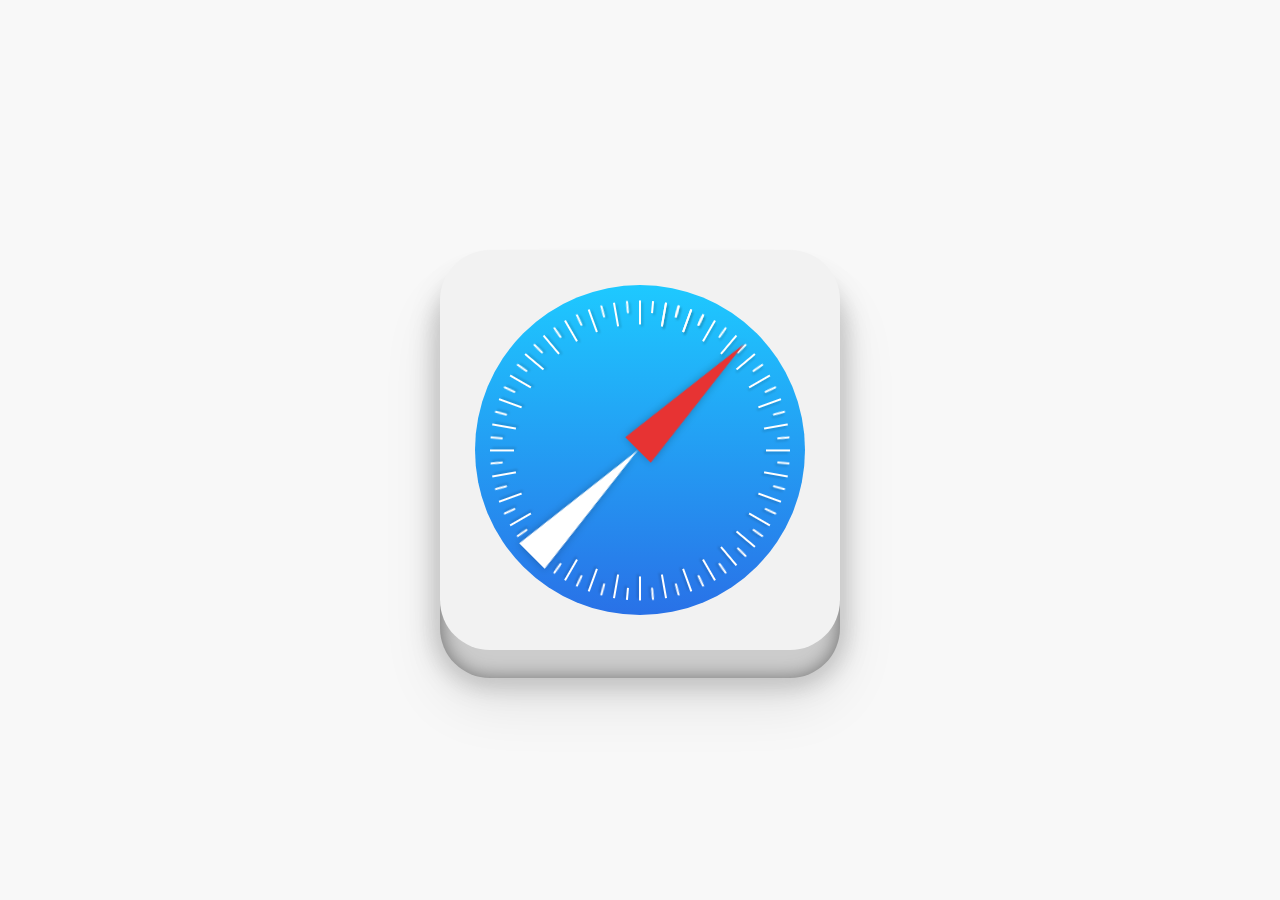
<file: LOGO_Safari/index.html>
<html lang="en">
  <head>
    <meta charset="UTF-8" />
    <meta name="viewport" content="width=device-width, initial-scale=1.0" />
    <title>Safari</title>
    <link rel="stylesheet" href="styles.css" />
  </head>
  
  <body>
    <div class="content">
      <div class="circulo">
        <span style="--i: 1"></span>
        <span style="--i: 2"></span>
        <span style="--i: 3"></span>
        <span style="--i: 4"></span>
        <span style="--i: 5"></span>
        <span style="--i: 6"></span>
        <span style="--i: 7"></span>
        <span style="--i: 8"></span>
        <span style="--i: 9"></span>
        <span style="--i: 10"></span>
        <span style="--i: 11"></span>
        <span style="--i: 12"></span>
        <span style="--i: 13"></span>
        <span style="--i: 14"></span>
        <span style="--i: 15"></span>
        <span style="--i: 16"></span>
        <span style="--i: 17"></span>
        <span style="--i: 18"></span>
        <span style="--i: 19"></span>
        <span style="--i: 20"></span>
        <span style="--i: 21"></span>
        <span style="--i: 22"></span>
        <span style="--i: 23"></span>
        <span style="--i: 24"></span>
        <span style="--i: 25"></span>
        <span style="--i: 26"></span>
        <span style="--i: 27"></span>
        <span style="--i: 28"></span>
        <span style="--i: 29"></span>
        <span style="--i: 30"></span>
        <span style="--i: 31"></span>
        <span style="--i: 32"></span>
        <span style="--i: 33"></span>
        <span style="--i: 34"></span>
        <span style="--i: 35"></span>
        <span style="--i: 36"></span>
        <span style="--i: 37"></span>
        <span style="--i: 38"></span>
      </div>
      <div class="aguja"></div>
    </div>
  </body>
</html>
</file>
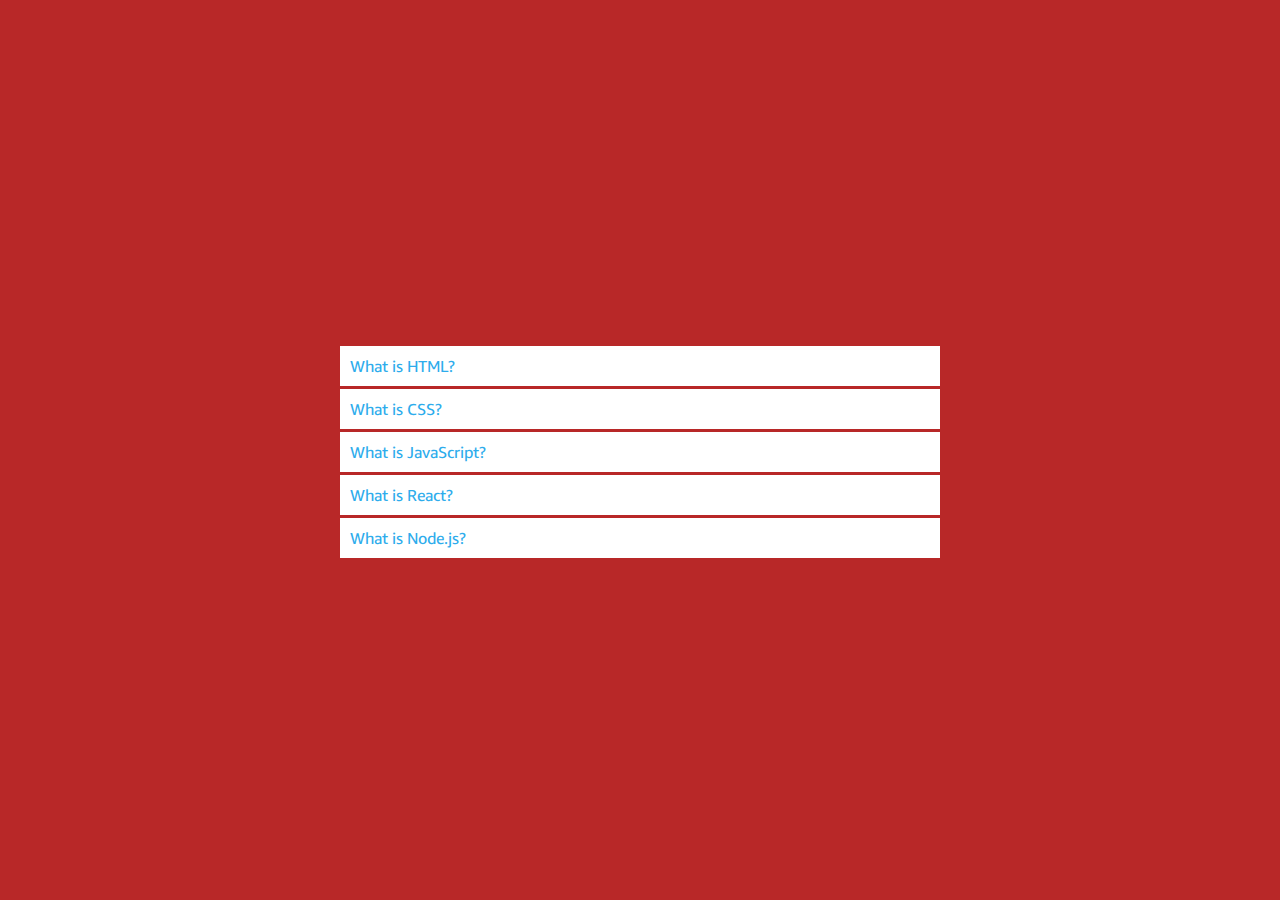
<file: MENU_Acordeon/index.html>
<!DOCTYPE html>
<html lang="en">
<head>
	<meta charset="UTF-8">
	<meta http-equiv="X-UA-Compatible" content="IE=edge">
	<meta name="viewport" content="width=device-width, initial-scale=1.0">
	<title>MENU Acordion</title>
	<link rel="stylesheet" href="styles.css">
</head>

<body>

	<div class="contenedor">
		<section id="cuadro1">
			<a href="#cuadro1"> What is HTML?</a>
            <p>The HiperText Markup Language or HTML is the standard markup languaje <br> for documents designed to be displayed in a web  browser, it can be assited <br> by technologies such as Cascading Style Sheets and scripting languages such <br> as JavaScript.</p>
		</section>

		<section id="cuadro2">
			<a href="#cuadro2">What is CSS? </a>
            <p>Cascading Style Sheets is a style sheet language used for describing the <br> presentation of a document written in a makeup languaje susch as HTML. CSS <br> is a comenstone technology of the World Wide Web, alongside HTML and <br> JavaScript.</p>
		</section>

		<section id="cuadro3">
			<a href="#cuadro3"> What is JavaScript?</a>
            <p>JavaScript, often abbreviated JS, is a programming language that is one of <br> the core technologies of the World Wide Web, alongside HTML and CSS. Over <br> 97% of websites use JavaScript on the client side for web page behavior, often <br> incorporating third-party libraries.</p>
		</section>

		<section id="cuadro4">
			<a href="#cuadro4">What is React?</a>
            <p>React is a free and open-source front-end JavaScript library for building user <br> interfaces based on Ul components. It is maintained by Meta and a community <br> of individual developers and companies.</p>
		</section>

        <section id="cuadro5">
			<a href="#cuadro5"> What is Node.js?</a>
            <p>Node.js is an open-source, cross-platform, back-end JavaScript runtime <br> environment that runs on the V8 engine and executes JavaScript code outside <br> a web browser</p>
		</section>
		
	</div>

</body>

</html>
</file>
<file: LOGO_Safari/styles.css>
* {
    margin: 0;
    padding: 0;
    box-sizing: border-box;
  }
  
  body {
    display: flex;
    justify-content: center;
    align-items: center;
    height: 100vh;
    background: #f8f8f8;
  }
  
  .content {
    position: relative;
    width: 400px;
    height: 400px;
    background: #f2f2f2;
    border-radius: 50px;
    box-shadow: 0 30px 20px #ccc, 0 30px 30px rgba(0, 0, 0, 0.25),
      0 28px 0 rgba(0, 0, 0, 0.5), 0 50px 60px rgba(0, 0, 0, 0.1);
  }
  
  .circulo {
    position: absolute;
    display: flex;
    justify-content: center;
    align-items: center;
    inset: 35px;
    background: linear-gradient(#1ec9ff, #2971e7);
    border-radius: 50%;
    box-shadow: 0 -5px 0 5px rgba(0, 0, 0, 0.15) inset 0 10px 0 rgba(0, 0, 0, 0.1);
  }
  
  .circulo span {
    position: absolute;
    width: 2px;
    height: 24px;
    transform: translateY(-137.55px) rotate(calc(10deg * var(--i)));
    transform-origin: 1px 150px;
    background: #fff;
    filter: drop-shadow(2px 2px 1px rgba(0, 0, 0, 0.15));
  }
  
  .circulo span::before {
    content: "";
    position: absolute;
    width: 2px;
    height: 12px;
    background: #fff;
    transform-origin: 0 150px;       
    transform: rotate(5deg);
  }
  
  .aguja{
    display: flex;
    justify-content: center;
    align-items: center;
    position: absolute;
    width: 36px;
    inset: 50px;
    transform: translateX(130px) rotate(45deg);
    filter: drop-shadow(0 0 4px rgba(0, 0, 0, 0.25));
    transition: 2s cubic-bezier(1, -0.39, 0.5, 1);
  }
  
  .content:hover .aguja {
    transform: translateX(130px) rotate(405deg);
  }
  .aguja::after {
    content: "";
    position: absolute;
    top: 150px;
    border-left: 18px solid transparent;
    border-right: 18px solid transparent;
    border-bottom: 150px solid white;
  }
  .aguja::before {
    content: "";
    position: absolute;
    top: -150px;
    height: 150px;
    border-left: 18px solid transparent;
    border-right: 18px solid transparent;
    border-bottom: 150px solid rgb(231, 51, 51);
  }
</file>
<file: MENU_Acordeon/styles.css>
@font-face {
    font-family: letra;
    src: url(fuente/AmazonEmber_Rg.ttf);
}
* {
    margin: 0;
    padding: 0;
    box-sizing: border-box;
  }
  
  body {
    background-color: rgb(184, 40, 40);
  
      display: flex;
      justify-content: center;
      align-items: center;
      height: 100vh;
  }
  
  .contenedor {
    width: 600px;
    background-color: #f1f1f1;
    margin: auto; 
  
  }
  
  section p {
    overflow: hidden;
    max-height: 0;
    text-align: justify;
    font-family: letra;
    background:white;
    transition: all 0.2s ease-in;
  }
  
  section a {
    text-decoration: none;
    display: block;
    text-align: left;
    padding: 10px;
    font-family: letra;
    background-color:white;
    border-top: 3px solid rgb(184, 40, 40);
    color:rgb(45, 172, 236);
  }
  
  section:target p {
    max-height: 120px;
    padding: 10px;
  }
</file>
